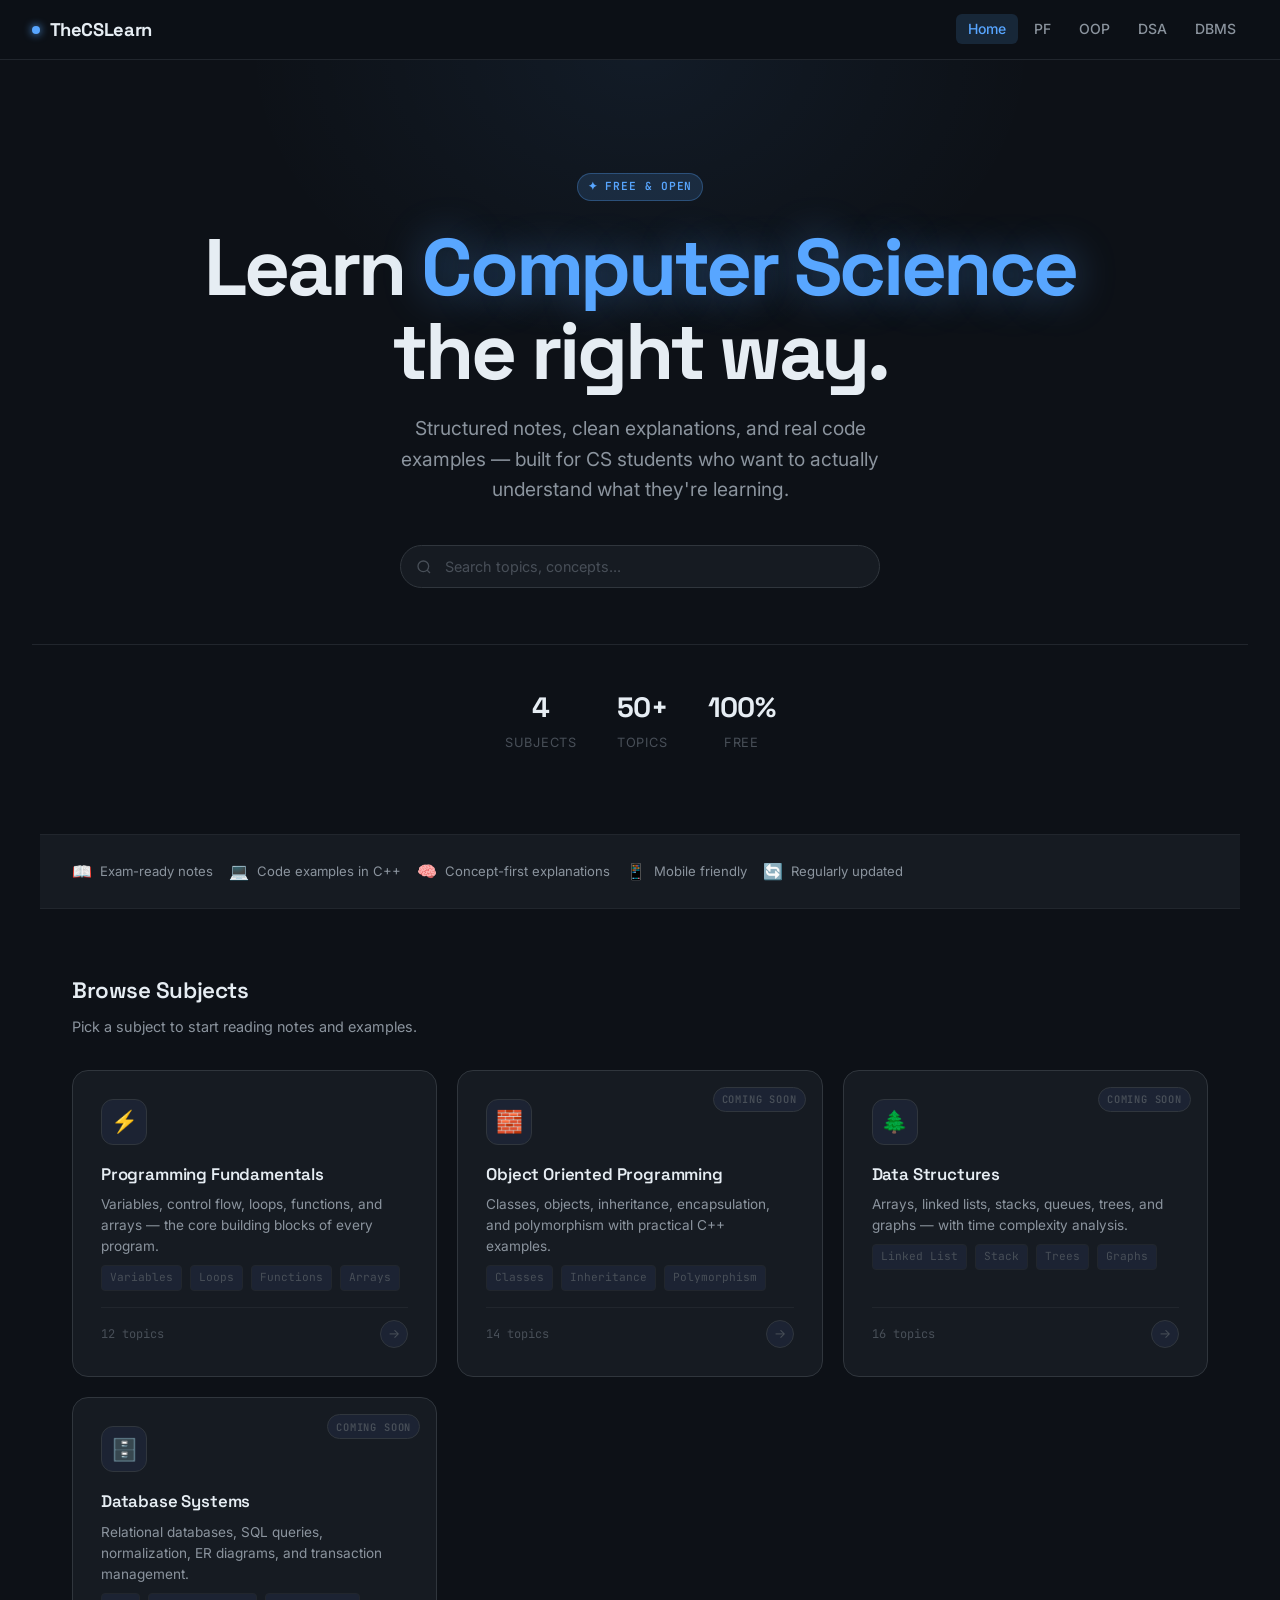
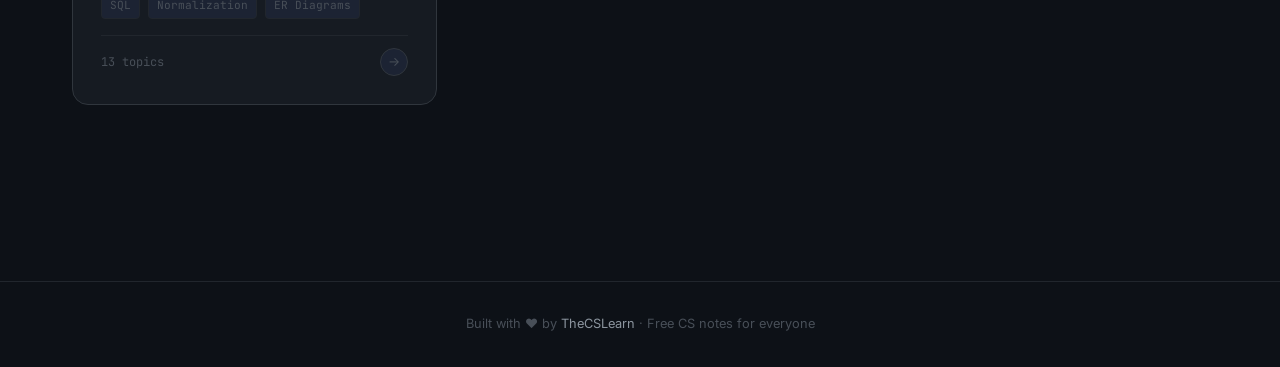
<file: index.html>
<!DOCTYPE html>
<html lang="en">
<head>
  <meta charset="UTF-8" />
  <meta name="viewport" content="width=device-width, initial-scale=1.0" />
  <title>TheCSLearn — CS Notes & Programming Hub</title>
  <link rel="stylesheet" href="style.css" />
  <style>
    /* ── Hero ── */
    .hero {
      padding: 7rem 2rem 5rem;
      text-align: center;
      position: relative;
      overflow: hidden;
    }

    .hero::before {
      content: '';
      position: absolute;
      top: -40%;
      left: 50%;
      transform: translateX(-50%);
      width: 800px;
      height: 600px;
      background: radial-gradient(ellipse at center,
        rgba(88,166,255,0.07) 0%,
        rgba(88,166,255,0.02) 50%,
        transparent 70%);
      pointer-events: none;
    }

    .hero-eyebrow {
      display: inline-flex;
      align-items: center;
      gap: 0.5rem;
      margin-bottom: 1.5rem;
    }

    .hero h1 {
      font-family: var(--font-display);
      font-size: clamp(2.8rem, 7vw, 5rem);
      font-weight: 700;
      letter-spacing: -0.04em;
      line-height: 1.05;
      margin-bottom: 1.25rem;
    }

    .hero h1 .word-cs {
      color: var(--cyan);
      text-shadow: 0 0 40px rgba(88,166,255,0.4);
    }

    .hero-sub {
      font-size: clamp(1rem, 2.5vw, 1.2rem);
      color: var(--text-secondary);
      max-width: 540px;
      margin: 0 auto 2.5rem;
      font-weight: 400;
      line-height: 1.6;
    }

    .hero-stats {
      display: flex;
      justify-content: center;
      gap: 2.5rem;
      flex-wrap: wrap;
      margin-top: 3.5rem;
      padding-top: 2.5rem;
      border-top: 1px solid var(--border-light);
    }

    .stat {
      text-align: center;
    }

    .stat-number {
      font-family: var(--font-display);
      font-size: 1.75rem;
      font-weight: 700;
      color: var(--text-primary);
      letter-spacing: -0.02em;
    }

    .stat-label {
      font-size: 0.8rem;
      color: var(--text-muted);
      margin-top: 0.2rem;
      text-transform: uppercase;
      letter-spacing: 0.06em;
    }

    /* ── Search ── */
    .search-wrap {
      max-width: 480px;
      margin: 0 auto;
      position: relative;
    }

    .search-wrap svg {
      position: absolute;
      left: 1rem;
      top: 50%;
      transform: translateY(-50%);
      color: var(--text-muted);
      pointer-events: none;
    }

    .search-input {
      width: 100%;
      background: var(--bg-surface);
      border: 1px solid var(--border);
      border-radius: 99px;
      padding: 0.75rem 1rem 0.75rem 2.75rem;
      font-family: var(--font-ui);
      font-size: 0.9rem;
      color: var(--text-primary);
      outline: none;
      transition: border-color var(--transition), box-shadow var(--transition);
    }

    .search-input::placeholder { color: var(--text-muted); }

    .search-input:focus {
      border-color: var(--cyan-border);
      box-shadow: 0 0 0 3px var(--cyan-glow);
    }

    /* ── Section ── */
    .section {
      padding: 0 2rem 5rem;
    }

    .section-header {
      margin-bottom: 2rem;
    }

    .section-title {
      font-family: var(--font-display);
      font-size: 1.4rem;
      font-weight: 600;
      letter-spacing: -0.02em;
      color: var(--text-primary);
      margin-bottom: 0.35rem;
    }

    .section-desc {
      color: var(--text-secondary);
      font-size: 0.9rem;
    }

    /* ── Subject Grid ── */
    .subjects-grid {
      display: grid;
      grid-template-columns: repeat(auto-fill, minmax(280px, 1fr));
      gap: 1.25rem;
    }

    .subject-card {
      background: var(--bg-surface);
      border: 1px solid var(--border);
      border-radius: var(--radius-lg);
      padding: 1.75rem;
      text-decoration: none;
      display: flex;
      flex-direction: column;
      gap: 1rem;
      position: relative;
      overflow: hidden;
      transition: transform var(--transition),
                  border-color var(--transition),
                  box-shadow var(--transition);
      cursor: pointer;
    }

    .subject-card::before {
      content: '';
      position: absolute;
      inset: 0;
      background: linear-gradient(135deg, var(--card-accent-bg) 0%, transparent 60%);
      opacity: 0;
      transition: opacity var(--transition);
      pointer-events: none;
    }

    .subject-card:hover {
      transform: translateY(-3px);
      box-shadow: var(--shadow-card), 0 0 0 1px var(--card-accent-border);
      border-color: var(--card-accent-border);
    }

    .subject-card:hover::before { opacity: 1; }

    /* Per-card accent colors */
    .card-pf   { --card-accent: #58a6ff; --card-accent-bg: rgba(88,166,255,0.05); --card-accent-border: rgba(88,166,255,0.35); }
    .card-oop  { --card-accent: #3fb950; --card-accent-bg: rgba(63,185,80,0.05);  --card-accent-border: rgba(63,185,80,0.35); }
    .card-ds   { --card-accent: #bc8cff; --card-accent-bg: rgba(188,140,255,0.05); --card-accent-border: rgba(188,140,255,0.35); }
    .card-db   { --card-accent: #ffa657; --card-accent-bg: rgba(255,166,87,0.05); --card-accent-border: rgba(255,166,87,0.35); }

    .card-icon {
      width: 46px; height: 46px;
      border-radius: var(--radius-md);
      background: var(--bg-elevated);
      border: 1px solid var(--border);
      display: flex;
      align-items: center;
      justify-content: center;
      font-size: 1.35rem;
      flex-shrink: 0;
      transition: border-color var(--transition), background var(--transition);
    }

    .subject-card:hover .card-icon {
      border-color: var(--card-accent-border);
      background: var(--card-accent-bg);
    }

    .card-body { flex: 1; }

    .card-title {
      font-family: var(--font-display);
      font-size: 1.05rem;
      font-weight: 600;
      color: var(--text-primary);
      margin-bottom: 0.4rem;
      letter-spacing: -0.01em;
    }

    .card-desc {
      font-size: 0.85rem;
      color: var(--text-secondary);
      line-height: 1.55;
    }

    .card-footer {
      display: flex;
      align-items: center;
      justify-content: space-between;
      padding-top: 0.75rem;
      border-top: 1px solid var(--border-light);
    }

    .card-meta {
      font-size: 0.75rem;
      color: var(--text-muted);
      font-family: var(--font-mono);
    }

    .card-arrow {
      width: 28px; height: 28px;
      border-radius: 50%;
      background: var(--bg-elevated);
      border: 1px solid var(--border);
      display: flex;
      align-items: center;
      justify-content: center;
      color: var(--text-muted);
      font-size: 0.8rem;
      transition: all var(--transition);
    }

    .subject-card:hover .card-arrow {
      background: var(--card-accent-bg);
      border-color: var(--card-accent-border);
      color: var(--card-accent);
      transform: translateX(2px);
    }

    /* ── Coming soon badge ── */
    .soon-badge {
      position: absolute;
      top: 1rem; right: 1rem;
      font-size: 0.65rem;
      font-family: var(--font-mono);
      font-weight: 600;
      text-transform: uppercase;
      letter-spacing: 0.08em;
      color: var(--text-muted);
      background: var(--bg-elevated);
      border: 1px solid var(--border);
      padding: 0.2rem 0.5rem;
      border-radius: 99px;
    }

    /* ── Topics quick-view row ── */
    .topics-row {
      display: flex;
      flex-wrap: wrap;
      gap: 0.5rem;
      margin-top: 0.5rem;
    }

    .topic-chip {
      font-size: 0.7rem;
      font-family: var(--font-mono);
      color: var(--text-muted);
      background: var(--bg-elevated);
      border: 1px solid var(--border-light);
      padding: 0.2rem 0.5rem;
      border-radius: 4px;
    }

    /* ── Feature strip ── */
    .features-strip {
      display: flex;
      gap: 1rem;
      flex-wrap: wrap;
      padding: 1.5rem 2rem;
      background: var(--bg-surface);
      border-top: 1px solid var(--border-light);
      border-bottom: 1px solid var(--border-light);
      margin-bottom: 4rem;
    }

    .feature-item {
      display: flex;
      align-items: center;
      gap: 0.5rem;
      font-size: 0.82rem;
      color: var(--text-secondary);
    }

    .feature-item .fi-icon {
      font-size: 1rem;
    }

    /* ── Responsive ── */
    @media (max-width: 600px) {
      .hero { padding: 5rem 1.25rem 3rem; }
      .section { padding: 0 1.25rem 3rem; }
      .hero-stats { gap: 1.5rem; }
      .features-strip { padding: 1.25rem; }
    }
  </style>
</head>
<body>

<!-- Navbar -->
<nav class="navbar">
  <a href="index.html" class="nav-brand">
    <span class="brand-dot"></span>
    TheCSLearn
  </a>
  <button class="nav-toggle" id="navToggle" aria-label="Toggle menu">
    <span></span><span></span><span></span>
  </button>
  <ul class="nav-links" id="navLinks">
    <li><a href="index.html" class="active">Home</a></li>
    <li><a href="pf.html">PF</a></li>
    <li><a href="#">OOP</a></li>
    <li><a href="#">DSA</a></li>
    <li><a href="#">DBMS</a></li>
  </ul>
</nav>

<!-- Hero -->
<section class="hero">
  <div class="hero-eyebrow">
    <span class="tag tag-cyan">✦ Free &amp; Open</span>
  </div>
  <h1>Learn <span class="word-cs">Computer Science</span><br>the right way.</h1>
  <p class="hero-sub">
    Structured notes, clean explanations, and real code examples — built for CS students who want to actually understand what they're learning.
  </p>

  <!-- Search -->
  <div class="search-wrap">
    <svg width="16" height="16" fill="none" viewBox="0 0 24 24" stroke="currentColor" stroke-width="2">
      <circle cx="11" cy="11" r="8"/><path d="M21 21l-4.35-4.35"/>
    </svg>
    <input
      class="search-input"
      id="searchInput"
      type="text"
      placeholder="Search topics, concepts..."
      autocomplete="off"
    />
  </div>

  <div class="hero-stats">
    <div class="stat">
      <div class="stat-number">4</div>
      <div class="stat-label">Subjects</div>
    </div>
    <div class="stat">
      <div class="stat-number">50+</div>
      <div class="stat-label">Topics</div>
    </div>
    <div class="stat">
      <div class="stat-number">100%</div>
      <div class="stat-label">Free</div>
    </div>
  </div>
</section>

<!-- Feature strip -->
<div class="features-strip container">
  <div class="feature-item"><span class="fi-icon">📖</span> Exam-ready notes</div>
  <div class="feature-item"><span class="fi-icon">💻</span> Code examples in C++</div>
  <div class="feature-item"><span class="fi-icon">🧠</span> Concept-first explanations</div>
  <div class="feature-item"><span class="fi-icon">📱</span> Mobile friendly</div>
  <div class="feature-item"><span class="fi-icon">🔄</span> Regularly updated</div>
</div>

<!-- Subjects -->
<section class="section container">
  <div class="section-header">
    <h2 class="section-title">Browse Subjects</h2>
    <p class="section-desc">Pick a subject to start reading notes and examples.</p>
  </div>

  <div class="subjects-grid" id="subjectsGrid">

    <!-- Programming Fundamentals -->
    <a href="pf.html" class="subject-card card-pf" data-search="programming fundamentals variables loops arrays functions">
      <div class="card-icon">⚡</div>
      <div class="card-body">
        <div class="card-title">Programming Fundamentals</div>
        <p class="card-desc">Variables, control flow, loops, functions, and arrays — the core building blocks of every program.</p>
        <div class="topics-row">
          <span class="topic-chip">Variables</span>
          <span class="topic-chip">Loops</span>
          <span class="topic-chip">Functions</span>
          <span class="topic-chip">Arrays</span>
        </div>
      </div>
      <div class="card-footer">
        <span class="card-meta">12 topics</span>
        <div class="card-arrow">→</div>
      </div>
    </a>

    <!-- OOP -->
    <a href="#" class="subject-card card-oop" data-search="oop object oriented programming classes inheritance polymorphism">
      <span class="soon-badge">Coming soon</span>
      <div class="card-icon">🧱</div>
      <div class="card-body">
        <div class="card-title">Object Oriented Programming</div>
        <p class="card-desc">Classes, objects, inheritance, encapsulation, and polymorphism with practical C++ examples.</p>
        <div class="topics-row">
          <span class="topic-chip">Classes</span>
          <span class="topic-chip">Inheritance</span>
          <span class="topic-chip">Polymorphism</span>
        </div>
      </div>
      <div class="card-footer">
        <span class="card-meta">14 topics</span>
        <div class="card-arrow">→</div>
      </div>
    </a>

    <!-- Data Structures -->
    <a href="#" class="subject-card card-ds" data-search="data structures linked list stack queue tree graph algorithms">
      <span class="soon-badge">Coming soon</span>
      <div class="card-icon">🌲</div>
      <div class="card-body">
        <div class="card-title">Data Structures</div>
        <p class="card-desc">Arrays, linked lists, stacks, queues, trees, and graphs — with time complexity analysis.</p>
        <div class="topics-row">
          <span class="topic-chip">Linked List</span>
          <span class="topic-chip">Stack</span>
          <span class="topic-chip">Trees</span>
          <span class="topic-chip">Graphs</span>
        </div>
      </div>
      <div class="card-footer">
        <span class="card-meta">16 topics</span>
        <div class="card-arrow">→</div>
      </div>
    </a>

    <!-- Database Systems -->
    <a href="#" class="subject-card card-db" data-search="database systems sql queries normalization er diagram dbms">
      <span class="soon-badge">Coming soon</span>
      <div class="card-icon">🗄️</div>
      <div class="card-body">
        <div class="card-title">Database Systems</div>
        <p class="card-desc">Relational databases, SQL queries, normalization, ER diagrams, and transaction management.</p>
        <div class="topics-row">
          <span class="topic-chip">SQL</span>
          <span class="topic-chip">Normalization</span>
          <span class="topic-chip">ER Diagrams</span>
        </div>
      </div>
      <div class="card-footer">
        <span class="card-meta">13 topics</span>
        <div class="card-arrow">→</div>
      </div>
    </a>

  </div>

  <!-- No results -->
  <p id="noResults" style="display:none; color:var(--text-muted); font-size:0.9rem; margin-top:1.5rem;">
    No subjects match your search.
  </p>
</section>

<footer class="footer">
  <p>Built with ♥ by <a href="#">TheCSLearn</a> · Free CS notes for everyone</p>
</footer>

<script>
  // Nav toggle
  document.getElementById('navToggle').addEventListener('click', () => {
    document.getElementById('navLinks').classList.toggle('open');
  });

  // Search filter
  document.getElementById('searchInput').addEventListener('input', function () {
    const q = this.value.toLowerCase().trim();
    const cards = document.querySelectorAll('.subject-card');
    let visible = 0;
    cards.forEach(card => {
      const text = (card.dataset.search + ' ' + card.innerText).toLowerCase();
      const show = !q || text.includes(q);
      card.style.display = show ? '' : 'none';
      if (show) visible++;
    });
    document.getElementById('noResults').style.display = visible === 0 ? 'block' : 'none';
  });
</script>

</body>
</html>
</file>
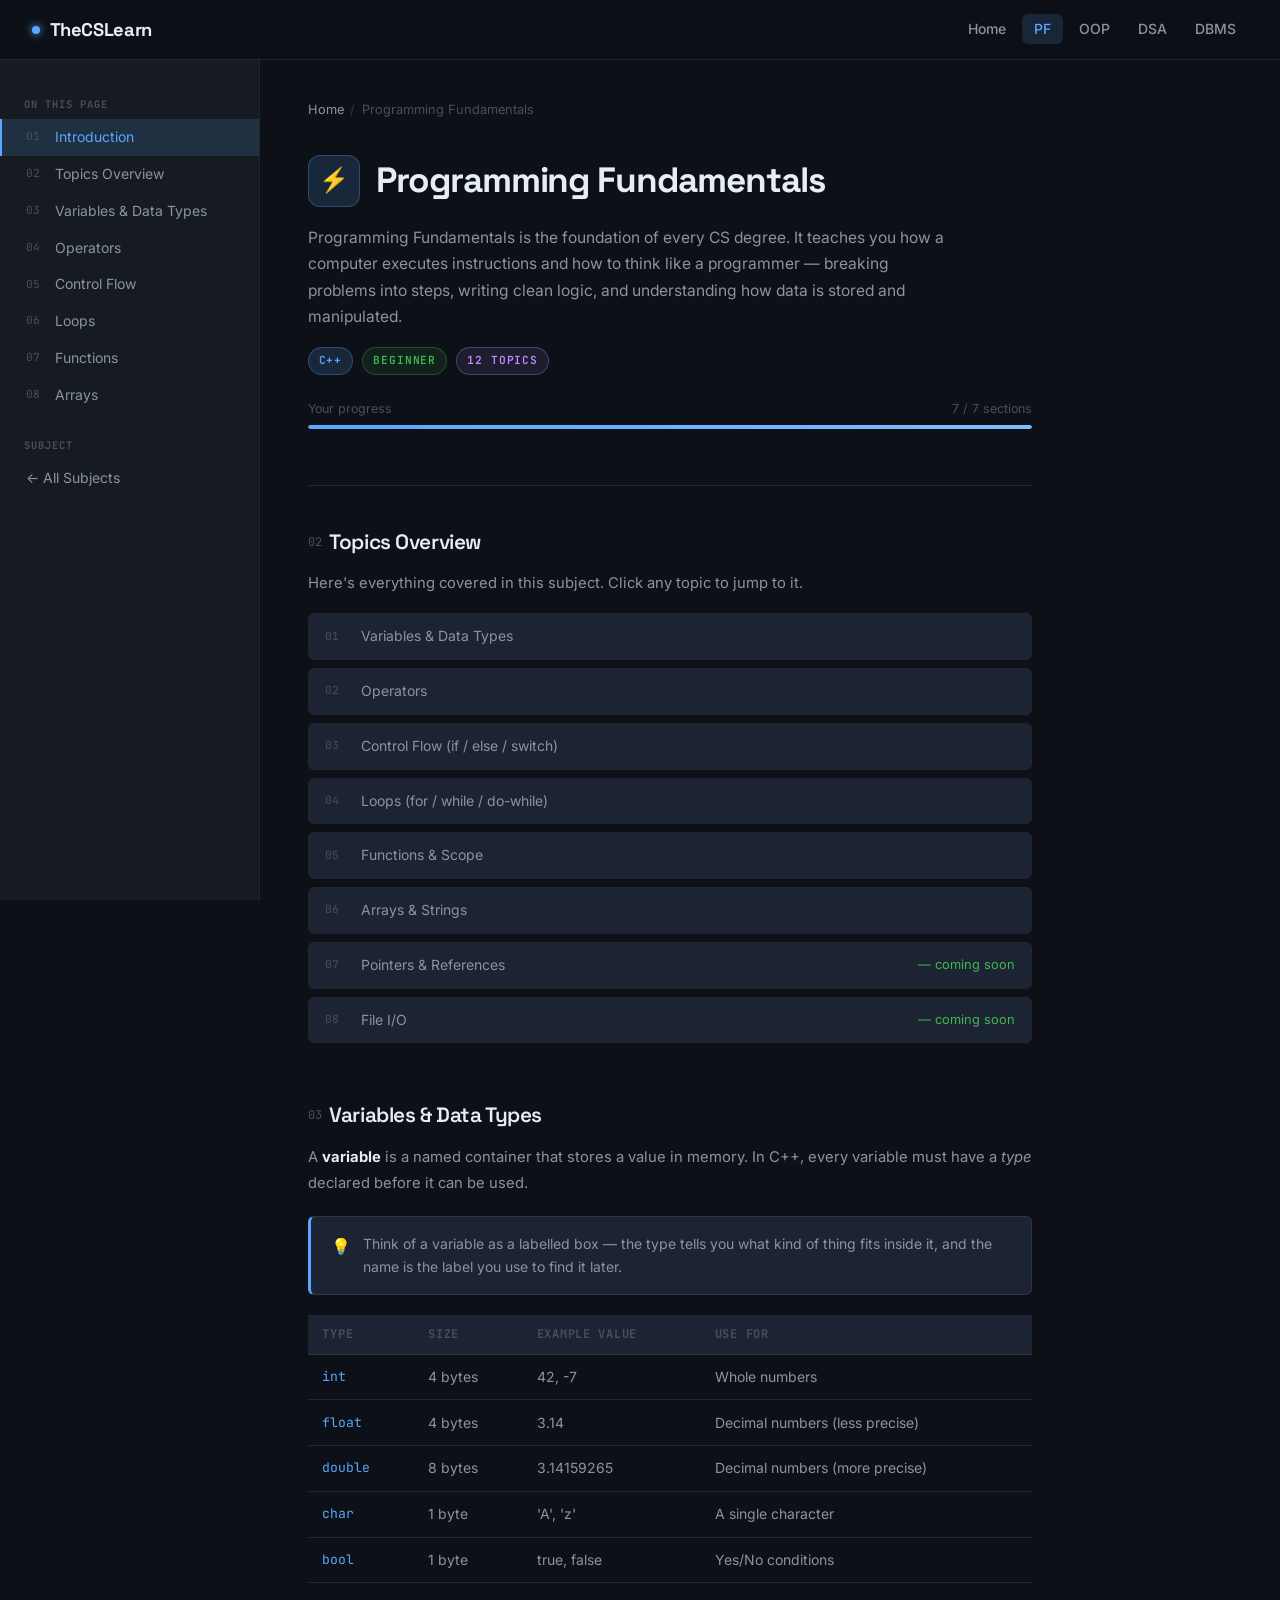
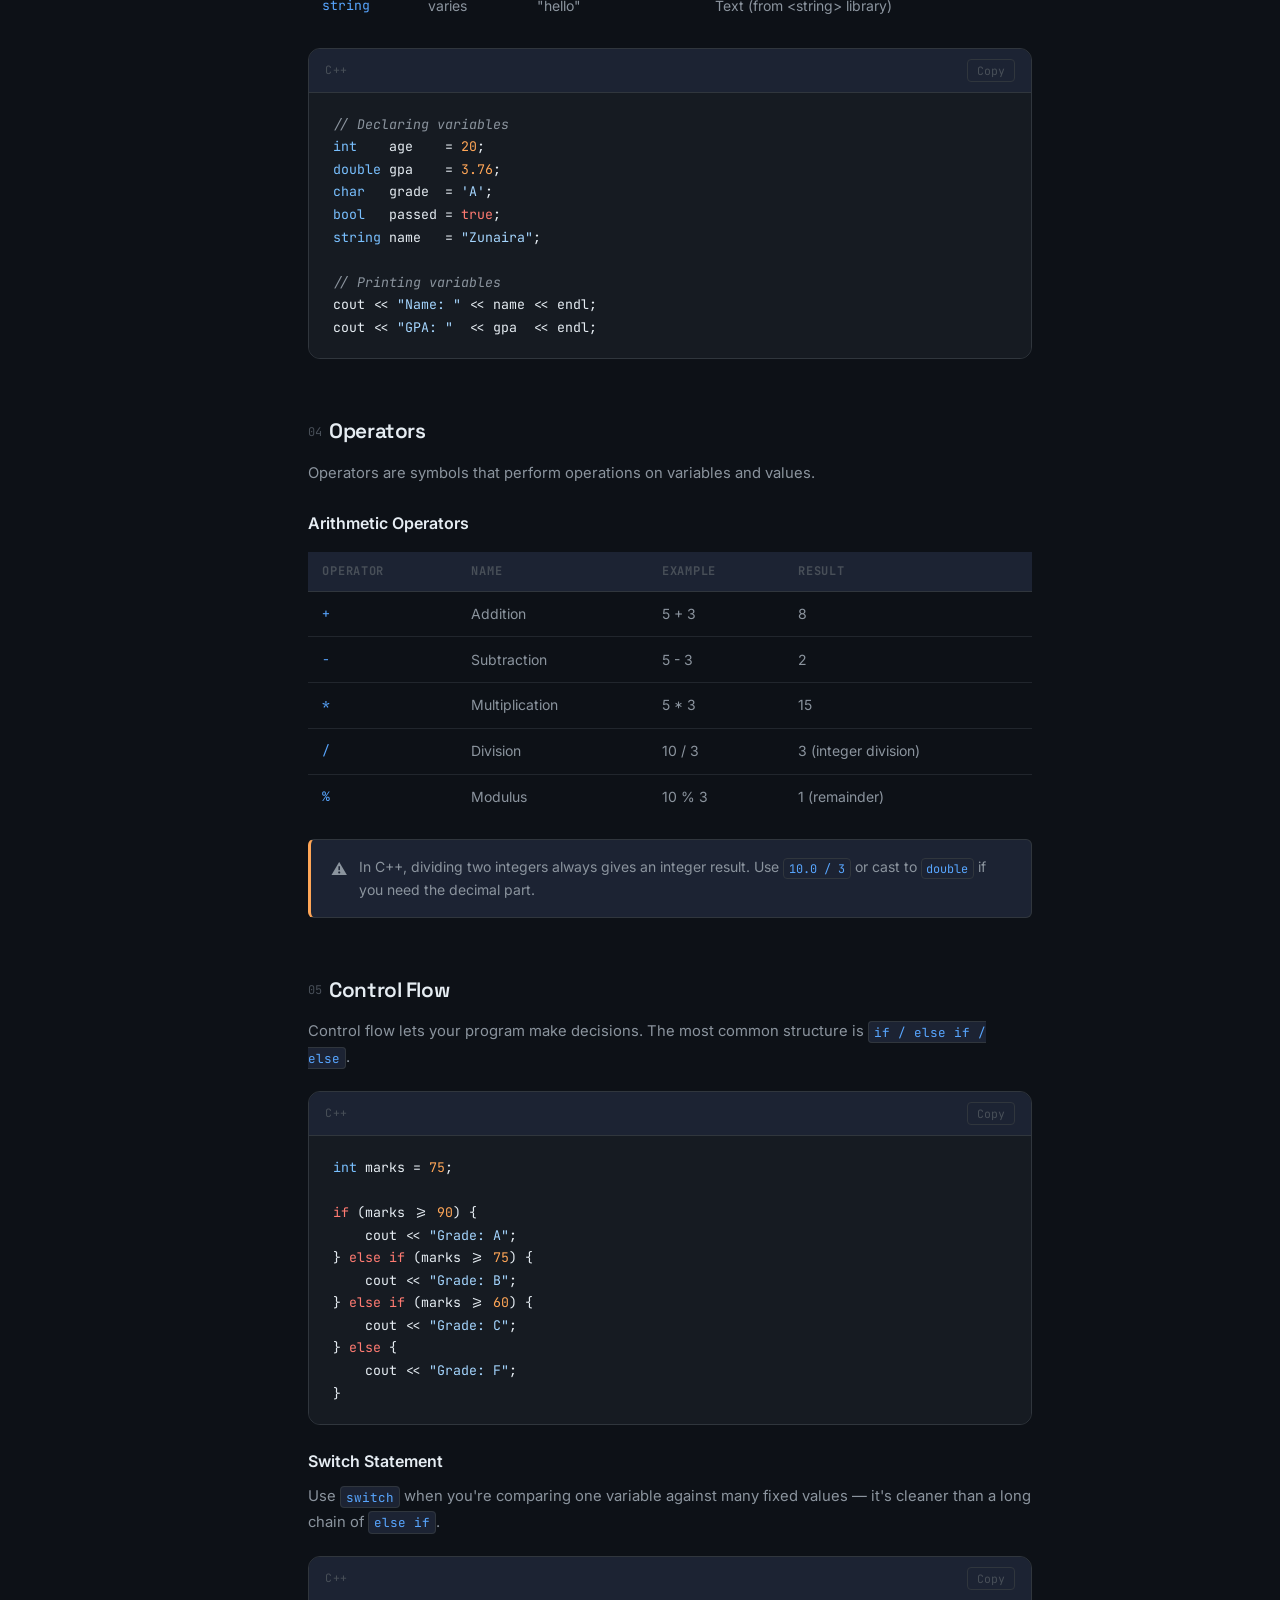
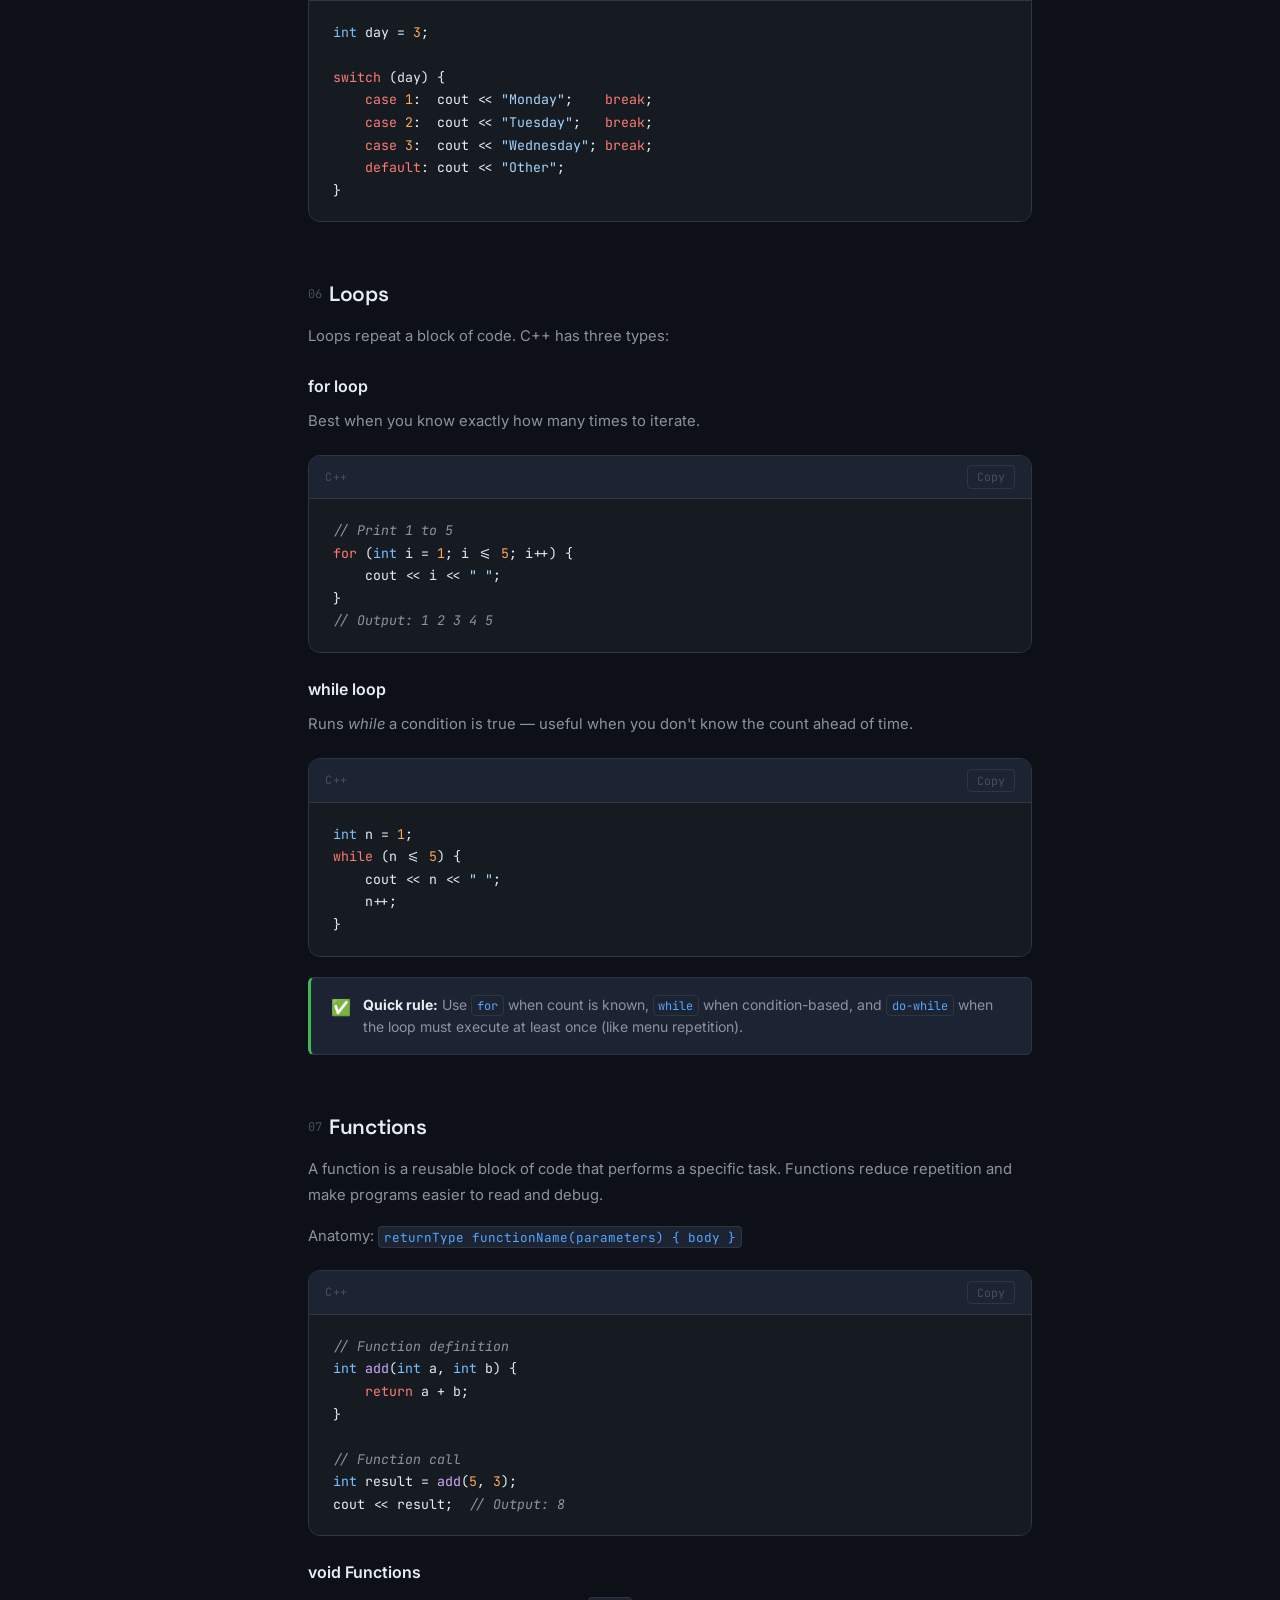
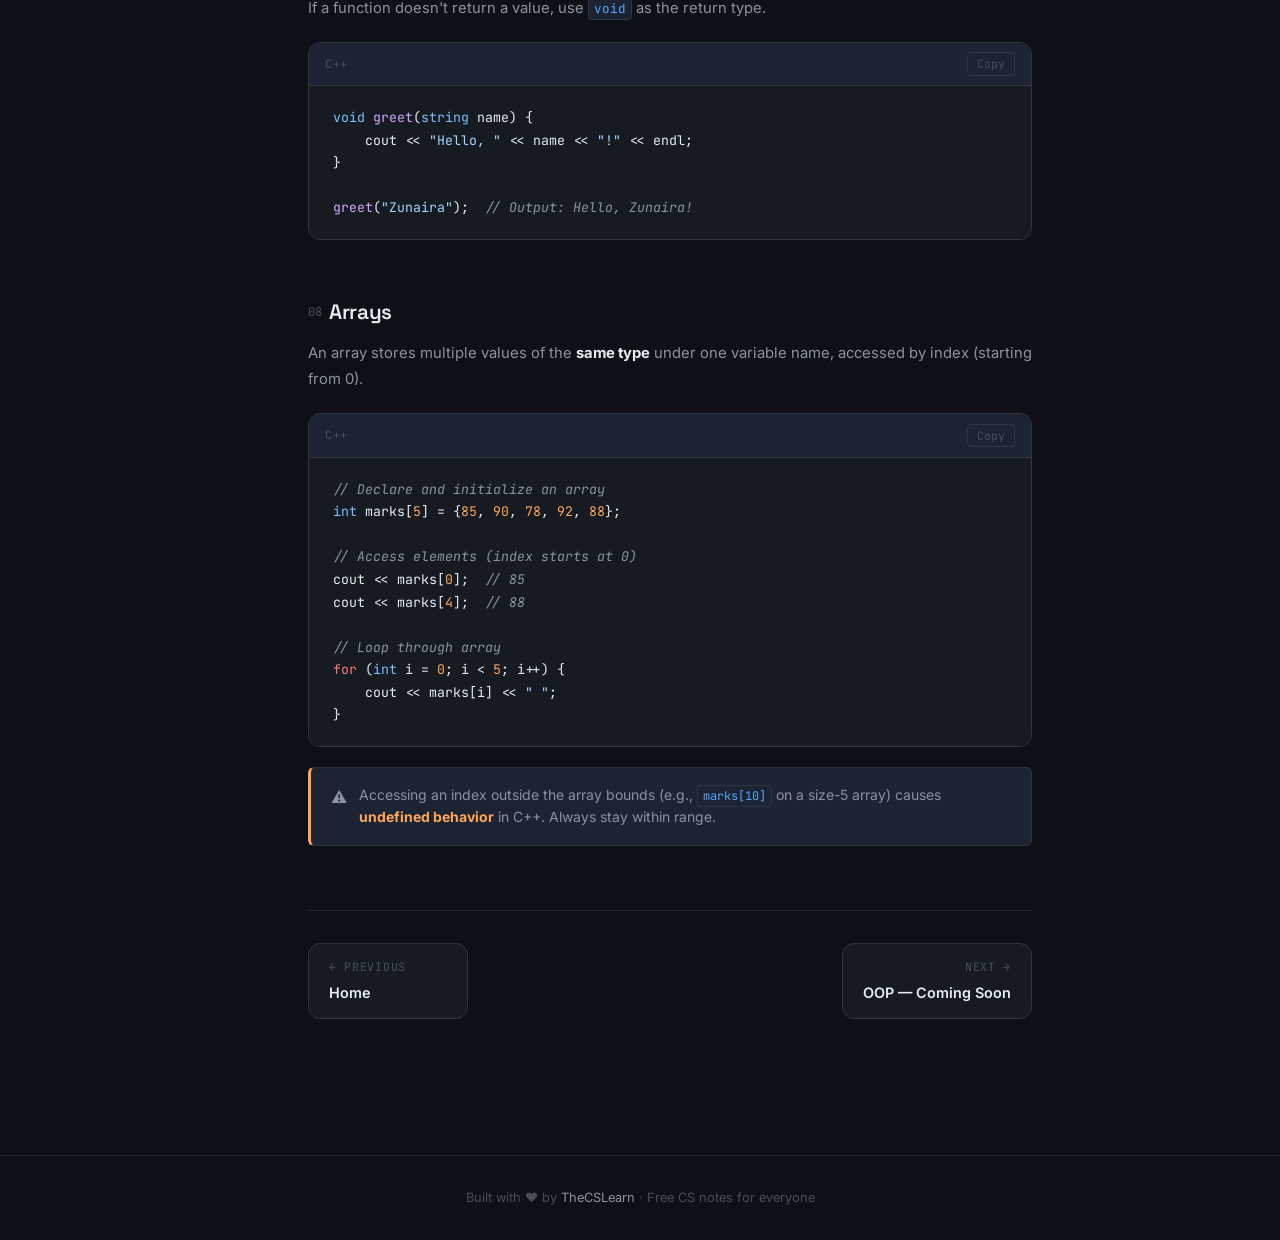
<file: pf.html>
<!DOCTYPE html>
<html lang="en">
<head>
  <meta charset="UTF-8" />
  <meta name="viewport" content="width=device-width, initial-scale=1.0" />
  <title>Programming Fundamentals — TheCSLearn</title>
  <link rel="stylesheet" href="style.css" />
  <style>

    /* ── Layout ── */
    .page-wrap {
      display: flex;
      min-height: calc(100vh - 60px);
    }

    /* ── Sidebar ── */
    .sidebar {
      width: 260px;
      flex-shrink: 0;
      background: var(--bg-surface);
      border-right: 1px solid var(--border-light);
      padding: 1.75rem 0;
      position: sticky;
      top: 60px;
      height: calc(100vh - 60px);
      overflow-y: auto;
    }

    .sidebar-section-label {
      font-size: 0.65rem;
      font-weight: 700;
      text-transform: uppercase;
      letter-spacing: 0.1em;
      color: var(--text-muted);
      padding: 0.5rem 1.5rem 0.4rem;
      font-family: var(--font-mono);
    }

    .sidebar-link {
      display: flex;
      align-items: center;
      gap: 0.6rem;
      padding: 0.45rem 1.5rem;
      color: var(--text-secondary);
      text-decoration: none;
      font-size: 0.875rem;
      border-left: 2px solid transparent;
      transition: all var(--transition);
    }

    .sidebar-link:hover {
      color: var(--text-primary);
      background: var(--bg-hover);
    }

    .sidebar-link.active {
      color: var(--cyan);
      border-left-color: var(--cyan);
      background: var(--cyan-glow);
    }

    .sidebar-link .link-num {
      font-family: var(--font-mono);
      font-size: 0.7rem;
      color: var(--text-muted);
      min-width: 1.2rem;
    }

    /* ── Main content ── */
    .content {
      flex: 1;
      min-width: 0;
      padding: 2.5rem 3rem;
      max-width: 820px;
    }

    /* ── Breadcrumb ── */
    .breadcrumb {
      display: flex;
      align-items: center;
      gap: 0.4rem;
      font-size: 0.8rem;
      color: var(--text-muted);
      margin-bottom: 2rem;
    }

    .breadcrumb a { color: var(--text-secondary); text-decoration: none; }
    .breadcrumb a:hover { color: var(--cyan); }
    .breadcrumb .sep { color: var(--border); }

    /* ── Page header ── */
    .page-header {
      margin-bottom: 2.5rem;
      padding-bottom: 2rem;
      border-bottom: 1px solid var(--border-light);
    }

    .page-header-top {
      display: flex;
      align-items: center;
      gap: 1rem;
      margin-bottom: 1rem;
      flex-wrap: wrap;
    }

    .page-icon {
      width: 52px; height: 52px;
      background: var(--cyan-glow);
      border: 1px solid var(--cyan-border);
      border-radius: var(--radius-md);
      display: flex;
      align-items: center;
      justify-content: center;
      font-size: 1.5rem;
    }

    .page-title {
      font-family: var(--font-display);
      font-size: clamp(1.6rem, 4vw, 2.2rem);
      font-weight: 700;
      letter-spacing: -0.03em;
      color: var(--text-primary);
    }

    .page-intro {
      color: var(--text-secondary);
      font-size: 0.975rem;
      line-height: 1.7;
      max-width: 640px;
    }

    .page-meta-row {
      display: flex;
      gap: 0.6rem;
      flex-wrap: wrap;
      margin-top: 1rem;
    }

    /* ── Sections ── */
    .doc-section {
      margin-bottom: 3.5rem;
      scroll-margin-top: 80px;
    }

    .doc-section h2 {
      font-family: var(--font-display);
      font-size: 1.3rem;
      font-weight: 600;
      letter-spacing: -0.02em;
      color: var(--text-primary);
      margin-bottom: 0.75rem;
      display: flex;
      align-items: center;
      gap: 0.5rem;
    }

    .doc-section h2 .section-num {
      font-family: var(--font-mono);
      font-size: 0.75rem;
      color: var(--text-muted);
      font-weight: 400;
    }

    .doc-section h3 {
      font-size: 1rem;
      font-weight: 600;
      color: var(--text-primary);
      margin: 1.5rem 0 0.6rem;
    }

    .doc-section p {
      color: var(--text-secondary);
      font-size: 0.925rem;
      line-height: 1.75;
      margin-bottom: 1rem;
    }

    /* ── Callout ── */
    .callout {
      display: flex;
      gap: 0.75rem;
      background: var(--bg-elevated);
      border: 1px solid var(--border);
      border-left: 3px solid var(--cyan);
      border-radius: var(--radius-sm);
      padding: 1rem 1.25rem;
      margin: 1.25rem 0;
      font-size: 0.875rem;
      color: var(--text-secondary);
      line-height: 1.6;
    }

    .callout-icon { flex-shrink: 0; font-size: 1rem; margin-top: 1px; }

    .callout.warn { border-left-color: var(--orange); }
    .callout.tip  { border-left-color: var(--green); }

    /* ── Topic list ── */
    .topic-list {
      list-style: none;
      display: flex;
      flex-direction: column;
      gap: 0.5rem;
      margin: 1rem 0;
    }

    .topic-list li {
      display: flex;
      align-items: center;
      gap: 0.75rem;
      padding: 0.7rem 1rem;
      background: var(--bg-elevated);
      border: 1px solid var(--border-light);
      border-radius: var(--radius-sm);
      font-size: 0.875rem;
      color: var(--text-secondary);
      cursor: default;
      transition: border-color var(--transition), color var(--transition);
    }

    .topic-list li:hover {
      border-color: var(--border);
      color: var(--text-primary);
    }

    .topic-list li .tl-num {
      font-family: var(--font-mono);
      font-size: 0.7rem;
      color: var(--text-muted);
      min-width: 1.5rem;
    }

    .topic-list li .tl-check {
      margin-left: auto;
      color: var(--green);
      font-size: 0.8rem;
    }

    /* ── Definition table ── */
    .def-table {
      width: 100%;
      border-collapse: collapse;
      font-size: 0.875rem;
      margin: 1rem 0;
    }

    .def-table th {
      text-align: left;
      padding: 0.6rem 0.9rem;
      background: var(--bg-elevated);
      color: var(--text-muted);
      font-size: 0.75rem;
      font-family: var(--font-mono);
      text-transform: uppercase;
      letter-spacing: 0.06em;
      border-bottom: 1px solid var(--border);
    }

    .def-table td {
      padding: 0.7rem 0.9rem;
      border-bottom: 1px solid var(--border-light);
      color: var(--text-secondary);
      vertical-align: top;
    }

    .def-table tr:last-child td { border-bottom: none; }
    .def-table tr:hover td { background: var(--bg-hover); }

    .def-table td:first-child {
      font-family: var(--font-mono);
      font-size: 0.82rem;
      color: var(--cyan);
      white-space: nowrap;
    }

    /* ── Code block with header ── */
    .code-block {
      background: var(--bg-surface);
      border: 1px solid var(--border);
      border-radius: var(--radius-md);
      overflow: hidden;
      margin: 1.25rem 0;
    }

    .code-header {
      display: flex;
      align-items: center;
      justify-content: space-between;
      padding: 0.6rem 1rem;
      background: var(--bg-elevated);
      border-bottom: 1px solid var(--border);
    }

    .code-lang {
      font-family: var(--font-mono);
      font-size: 0.72rem;
      color: var(--text-muted);
      text-transform: uppercase;
      letter-spacing: 0.06em;
    }

    .copy-btn {
      font-size: 0.72rem;
      font-family: var(--font-mono);
      color: var(--text-muted);
      background: none;
      border: 1px solid var(--border);
      padding: 0.2rem 0.55rem;
      border-radius: 4px;
      cursor: pointer;
      transition: all var(--transition);
    }

    .copy-btn:hover { color: var(--cyan); border-color: var(--cyan-border); }
    .copy-btn.copied { color: var(--green); border-color: rgba(63,185,80,0.4); }

    .code-block pre {
      border: none;
      border-radius: 0;
      margin: 0;
      font-size: 0.83rem;
    }

    /* Syntax highlight tokens */
    .kw  { color: #ff7b72; }   /* keywords */
    .ty  { color: #79c0ff; }   /* types */
    .fn  { color: #d2a8ff; }   /* functions */
    .str { color: #a5d6ff; }   /* strings */
    .cm  { color: #8b949e; font-style: italic; } /* comments */
    .nm  { color: #ffa657; }   /* numbers */

    /* ── Progress bar ── */
    .progress-wrap {
      margin: 1.5rem 0;
    }

    .progress-label {
      display: flex;
      justify-content: space-between;
      font-size: 0.78rem;
      color: var(--text-muted);
      margin-bottom: 0.4rem;
    }

    .progress-bar {
      height: 4px;
      background: var(--bg-elevated);
      border-radius: 99px;
      overflow: hidden;
    }

    .progress-fill {
      height: 100%;
      background: linear-gradient(90deg, var(--cyan), #79c0ff);
      border-radius: 99px;
      transition: width 1s ease;
    }

    /* ── Nav bottom (prev/next) ── */
    .doc-nav {
      display: flex;
      justify-content: space-between;
      gap: 1rem;
      margin-top: 4rem;
      padding-top: 2rem;
      border-top: 1px solid var(--border-light);
      flex-wrap: wrap;
    }

    .doc-nav-btn {
      display: flex;
      flex-direction: column;
      gap: 0.25rem;
      text-decoration: none;
      padding: 0.9rem 1.25rem;
      background: var(--bg-surface);
      border: 1px solid var(--border);
      border-radius: var(--radius-md);
      min-width: 160px;
      transition: border-color var(--transition), background var(--transition);
    }

    .doc-nav-btn:hover {
      border-color: var(--cyan-border);
      background: var(--cyan-glow);
    }

    .doc-nav-btn .nav-dir {
      font-size: 0.72rem;
      color: var(--text-muted);
      font-family: var(--font-mono);
      text-transform: uppercase;
      letter-spacing: 0.06em;
    }

    .doc-nav-btn .nav-title {
      font-size: 0.9rem;
      font-weight: 600;
      color: var(--text-primary);
    }

    .doc-nav-btn.next { text-align: right; }

    /* ── Mobile sidebar toggle ── */
    .sidebar-toggle {
      display: none;
      width: 100%;
      padding: 0.6rem 1.25rem;
      background: var(--bg-surface);
      border: none;
      border-bottom: 1px solid var(--border);
      color: var(--text-secondary);
      font-size: 0.85rem;
      font-family: var(--font-ui);
      text-align: left;
      cursor: pointer;
      gap: 0.5rem;
      align-items: center;
    }

    /* ── Responsive ── */
    @media (max-width: 860px) {
      .sidebar { display: none; }
      .sidebar.open { display: block; position: static; height: auto; width: 100%; border-right: none; border-bottom: 1px solid var(--border); }
      .page-wrap { flex-direction: column; }
      .sidebar-toggle { display: flex; }
      .content { padding: 1.75rem 1.25rem; }
    }

    @media (max-width: 500px) {
      .doc-nav { flex-direction: column; }
      .doc-nav-btn.next { text-align: left; }
    }
  </style>
</head>
<body>

<!-- Navbar -->
<nav class="navbar">
  <a href="index.html" class="nav-brand">
    <span class="brand-dot"></span>
    TheCSLearn
  </a>
  <button class="nav-toggle" id="navToggle" aria-label="Toggle menu">
    <span></span><span></span><span></span>
  </button>
  <ul class="nav-links" id="navLinks">
    <li><a href="index.html">Home</a></li>
    <li><a href="pf.html" class="active">PF</a></li>
    <li><a href="#">OOP</a></li>
    <li><a href="#">DSA</a></li>
    <li><a href="#">DBMS</a></li>
  </ul>
</nav>

<!-- Mobile sidebar toggle -->
<button class="sidebar-toggle" id="sidebarToggle">
  ☰ &nbsp; Topics — Programming Fundamentals
</button>

<div class="page-wrap">

  <!-- Sidebar -->
  <aside class="sidebar" id="sidebar">
    <div class="sidebar-section-label">On this page</div>

    <a href="#intro"       class="sidebar-link active"><span class="link-num">01</span> Introduction</a>
    <a href="#topics"      class="sidebar-link"><span class="link-num">02</span> Topics Overview</a>
    <a href="#variables"   class="sidebar-link"><span class="link-num">03</span> Variables &amp; Data Types</a>
    <a href="#operators"   class="sidebar-link"><span class="link-num">04</span> Operators</a>
    <a href="#control"     class="sidebar-link"><span class="link-num">05</span> Control Flow</a>
    <a href="#loops"       class="sidebar-link"><span class="link-num">06</span> Loops</a>
    <a href="#functions"   class="sidebar-link"><span class="link-num">07</span> Functions</a>
    <a href="#arrays"      class="sidebar-link"><span class="link-num">08</span> Arrays</a>

    <div class="sidebar-section-label" style="margin-top:1rem;">Subject</div>
    <a href="index.html"   class="sidebar-link">← All Subjects</a>
  </aside>

  <!-- Content -->
  <main class="content">

    <!-- Breadcrumb -->
    <nav class="breadcrumb" aria-label="breadcrumb">
      <a href="index.html">Home</a>
      <span class="sep">/</span>
      <span>Programming Fundamentals</span>
    </nav>

    <!-- Page Header -->
    <div class="page-header" id="intro">
      <div class="page-header-top">
        <div class="page-icon">⚡</div>
        <h1 class="page-title">Programming Fundamentals</h1>
      </div>
      <p class="page-intro">
        Programming Fundamentals is the foundation of every CS degree. It teaches you how a computer executes instructions and how to think like a programmer — breaking problems into steps, writing clean logic, and understanding how data is stored and manipulated.
      </p>
      <div class="page-meta-row">
        <span class="tag tag-cyan">C++</span>
        <span class="tag tag-green">Beginner</span>
        <span class="tag tag-purple">12 Topics</span>
      </div>

      <div class="progress-wrap" style="margin-top:1.5rem;">
        <div class="progress-label">
          <span>Your progress</span>
          <span>0 / 8 sections</span>
        </div>
        <div class="progress-bar">
          <div class="progress-fill" id="progressFill" style="width:0%"></div>
        </div>
      </div>
    </div>

    <!-- Topics Overview -->
    <div class="doc-section" id="topics">
      <h2><span class="section-num">02</span> Topics Overview</h2>
      <p>Here's everything covered in this subject. Click any topic to jump to it.</p>
      <ul class="topic-list">
        <li><span class="tl-num">01</span><a href="#variables" style="color:inherit;text-decoration:none;flex:1">Variables &amp; Data Types</a></li>
        <li><span class="tl-num">02</span><a href="#operators" style="color:inherit;text-decoration:none;flex:1">Operators</a></li>
        <li><span class="tl-num">03</span><a href="#control"   style="color:inherit;text-decoration:none;flex:1">Control Flow (if / else / switch)</a></li>
        <li><span class="tl-num">04</span><a href="#loops"     style="color:inherit;text-decoration:none;flex:1">Loops (for / while / do-while)</a></li>
        <li><span class="tl-num">05</span><a href="#functions" style="color:inherit;text-decoration:none;flex:1">Functions &amp; Scope</a></li>
        <li><span class="tl-num">06</span><a href="#arrays"    style="color:inherit;text-decoration:none;flex:1">Arrays &amp; Strings</a></li>
        <li><span class="tl-num">07</span>Pointers &amp; References <span class="tl-check">— coming soon</span></li>
        <li><span class="tl-num">08</span>File I/O <span class="tl-check">— coming soon</span></li>
      </ul>
    </div>

    <!-- Variables -->
    <div class="doc-section" id="variables">
      <h2><span class="section-num">03</span> Variables &amp; Data Types</h2>
      <p>
        A <strong style="color:var(--text-primary)">variable</strong> is a named container that stores a value in memory. In C++, every variable must have a <em>type</em> declared before it can be used.
      </p>

      <div class="callout">
        <span class="callout-icon">💡</span>
        <span>Think of a variable as a labelled box — the type tells you what kind of thing fits inside it, and the name is the label you use to find it later.</span>
      </div>

      <table class="def-table">
        <thead>
          <tr><th>Type</th><th>Size</th><th>Example value</th><th>Use for</th></tr>
        </thead>
        <tbody>
          <tr><td>int</td>     <td>4 bytes</td><td>42, -7</td>        <td>Whole numbers</td></tr>
          <tr><td>float</td>   <td>4 bytes</td><td>3.14</td>          <td>Decimal numbers (less precise)</td></tr>
          <tr><td>double</td>  <td>8 bytes</td><td>3.14159265</td>    <td>Decimal numbers (more precise)</td></tr>
          <tr><td>char</td>    <td>1 byte</td> <td>'A', 'z'</td>      <td>A single character</td></tr>
          <tr><td>bool</td>    <td>1 byte</td> <td>true, false</td>   <td>Yes/No conditions</td></tr>
          <tr><td>string</td>  <td>varies</td> <td>"hello"</td>       <td>Text (from &lt;string&gt; library)</td></tr>
        </tbody>
      </table>

      <div class="code-block">
        <div class="code-header">
          <span class="code-lang">C++</span>
          <button class="copy-btn" onclick="copyCode(this)">Copy</button>
        </div>
        <pre><code><span class="cm">// Declaring variables</span>
<span class="ty">int</span>    age    = <span class="nm">20</span>;
<span class="ty">double</span> gpa    = <span class="nm">3.76</span>;
<span class="ty">char</span>   grade  = <span class="str">'A'</span>;
<span class="ty">bool</span>   passed = <span class="kw">true</span>;
<span class="ty">string</span> name   = <span class="str">"Zunaira"</span>;

<span class="cm">// Printing variables</span>
cout &lt;&lt; <span class="str">"Name: "</span> &lt;&lt; name &lt;&lt; endl;
cout &lt;&lt; <span class="str">"GPA: "</span>  &lt;&lt; gpa  &lt;&lt; endl;</code></pre>
      </div>
    </div>

    <!-- Operators -->
    <div class="doc-section" id="operators">
      <h2><span class="section-num">04</span> Operators</h2>
      <p>Operators are symbols that perform operations on variables and values.</p>

      <h3>Arithmetic Operators</h3>
      <table class="def-table">
        <thead><tr><th>Operator</th><th>Name</th><th>Example</th><th>Result</th></tr></thead>
        <tbody>
          <tr><td>+</td><td>Addition</td>      <td>5 + 3</td><td>8</td></tr>
          <tr><td>-</td><td>Subtraction</td>   <td>5 - 3</td><td>2</td></tr>
          <tr><td>*</td><td>Multiplication</td><td>5 * 3</td><td>15</td></tr>
          <tr><td>/</td><td>Division</td>      <td>10 / 3</td><td>3 (integer division)</td></tr>
          <tr><td>%</td><td>Modulus</td>       <td>10 % 3</td><td>1 (remainder)</td></tr>
        </tbody>
      </table>

      <div class="callout warn">
        <span class="callout-icon">⚠️</span>
        <span>In C++, dividing two integers always gives an integer result. Use <code>10.0 / 3</code> or cast to <code>double</code> if you need the decimal part.</span>
      </div>
    </div>

    <!-- Control Flow -->
    <div class="doc-section" id="control">
      <h2><span class="section-num">05</span> Control Flow</h2>
      <p>Control flow lets your program make decisions. The most common structure is <code>if / else if / else</code>.</p>

      <div class="code-block">
        <div class="code-header">
          <span class="code-lang">C++</span>
          <button class="copy-btn" onclick="copyCode(this)">Copy</button>
        </div>
        <pre><code><span class="ty">int</span> marks = <span class="nm">75</span>;

<span class="kw">if</span> (marks &gt;= <span class="nm">90</span>) {
    cout &lt;&lt; <span class="str">"Grade: A"</span>;
} <span class="kw">else if</span> (marks &gt;= <span class="nm">75</span>) {
    cout &lt;&lt; <span class="str">"Grade: B"</span>;
} <span class="kw">else if</span> (marks &gt;= <span class="nm">60</span>) {
    cout &lt;&lt; <span class="str">"Grade: C"</span>;
} <span class="kw">else</span> {
    cout &lt;&lt; <span class="str">"Grade: F"</span>;
}</code></pre>
      </div>

      <h3>Switch Statement</h3>
      <p>Use <code>switch</code> when you're comparing one variable against many fixed values — it's cleaner than a long chain of <code>else if</code>.</p>

      <div class="code-block">
        <div class="code-header">
          <span class="code-lang">C++</span>
          <button class="copy-btn" onclick="copyCode(this)">Copy</button>
        </div>
        <pre><code><span class="ty">int</span> day = <span class="nm">3</span>;

<span class="kw">switch</span> (day) {
    <span class="kw">case</span> <span class="nm">1</span>:  cout &lt;&lt; <span class="str">"Monday"</span>;    <span class="kw">break</span>;
    <span class="kw">case</span> <span class="nm">2</span>:  cout &lt;&lt; <span class="str">"Tuesday"</span>;   <span class="kw">break</span>;
    <span class="kw">case</span> <span class="nm">3</span>:  cout &lt;&lt; <span class="str">"Wednesday"</span>; <span class="kw">break</span>;
    <span class="kw">default</span>: cout &lt;&lt; <span class="str">"Other"</span>;
}</code></pre>
      </div>
    </div>

    <!-- Loops -->
    <div class="doc-section" id="loops">
      <h2><span class="section-num">06</span> Loops</h2>
      <p>Loops repeat a block of code. C++ has three types:</p>

      <h3>for loop</h3>
      <p>Best when you know exactly how many times to iterate.</p>
      <div class="code-block">
        <div class="code-header">
          <span class="code-lang">C++</span>
          <button class="copy-btn" onclick="copyCode(this)">Copy</button>
        </div>
        <pre><code><span class="cm">// Print 1 to 5</span>
<span class="kw">for</span> (<span class="ty">int</span> i = <span class="nm">1</span>; i &lt;= <span class="nm">5</span>; i++) {
    cout &lt;&lt; i &lt;&lt; <span class="str">" "</span>;
}
<span class="cm">// Output: 1 2 3 4 5</span></code></pre>
      </div>

      <h3>while loop</h3>
      <p>Runs <em>while</em> a condition is true — useful when you don't know the count ahead of time.</p>
      <div class="code-block">
        <div class="code-header">
          <span class="code-lang">C++</span>
          <button class="copy-btn" onclick="copyCode(this)">Copy</button>
        </div>
        <pre><code><span class="ty">int</span> n = <span class="nm">1</span>;
<span class="kw">while</span> (n &lt;= <span class="nm">5</span>) {
    cout &lt;&lt; n &lt;&lt; <span class="str">" "</span>;
    n++;
}</code></pre>
      </div>

      <div class="callout tip">
        <span class="callout-icon">✅</span>
        <span><strong style="color:var(--text-primary)">Quick rule:</strong> Use <code>for</code> when count is known, <code>while</code> when condition-based, and <code>do-while</code> when the loop must execute at least once (like menu repetition).</span>
      </div>
    </div>

    <!-- Functions -->
    <div class="doc-section" id="functions">
      <h2><span class="section-num">07</span> Functions</h2>
      <p>A function is a reusable block of code that performs a specific task. Functions reduce repetition and make programs easier to read and debug.</p>
      <p>Anatomy: <code>returnType functionName(parameters) { body }</code></p>

      <div class="code-block">
        <div class="code-header">
          <span class="code-lang">C++</span>
          <button class="copy-btn" onclick="copyCode(this)">Copy</button>
        </div>
        <pre><code><span class="cm">// Function definition</span>
<span class="ty">int</span> <span class="fn">add</span>(<span class="ty">int</span> a, <span class="ty">int</span> b) {
    <span class="kw">return</span> a + b;
}

<span class="cm">// Function call</span>
<span class="ty">int</span> result = <span class="fn">add</span>(<span class="nm">5</span>, <span class="nm">3</span>);
cout &lt;&lt; result;  <span class="cm">// Output: 8</span></code></pre>
      </div>

      <h3>void Functions</h3>
      <p>If a function doesn't return a value, use <code>void</code> as the return type.</p>
      <div class="code-block">
        <div class="code-header">
          <span class="code-lang">C++</span>
          <button class="copy-btn" onclick="copyCode(this)">Copy</button>
        </div>
        <pre><code><span class="ty">void</span> <span class="fn">greet</span>(<span class="ty">string</span> name) {
    cout &lt;&lt; <span class="str">"Hello, "</span> &lt;&lt; name &lt;&lt; <span class="str">"!"</span> &lt;&lt; endl;
}

<span class="fn">greet</span>(<span class="str">"Zunaira"</span>);  <span class="cm">// Output: Hello, Zunaira!</span></code></pre>
      </div>
    </div>

    <!-- Arrays -->
    <div class="doc-section" id="arrays">
      <h2><span class="section-num">08</span> Arrays</h2>
      <p>An array stores multiple values of the <strong style="color:var(--text-primary)">same type</strong> under one variable name, accessed by index (starting from 0).</p>

      <div class="code-block">
        <div class="code-header">
          <span class="code-lang">C++</span>
          <button class="copy-btn" onclick="copyCode(this)">Copy</button>
        </div>
        <pre><code><span class="cm">// Declare and initialize an array</span>
<span class="ty">int</span> marks[<span class="nm">5</span>] = {<span class="nm">85</span>, <span class="nm">90</span>, <span class="nm">78</span>, <span class="nm">92</span>, <span class="nm">88</span>};

<span class="cm">// Access elements (index starts at 0)</span>
cout &lt;&lt; marks[<span class="nm">0</span>];  <span class="cm">// 85</span>
cout &lt;&lt; marks[<span class="nm">4</span>];  <span class="cm">// 88</span>

<span class="cm">// Loop through array</span>
<span class="kw">for</span> (<span class="ty">int</span> i = <span class="nm">0</span>; i &lt; <span class="nm">5</span>; i++) {
    cout &lt;&lt; marks[i] &lt;&lt; <span class="str">" "</span>;
}</code></pre>
      </div>

      <div class="callout warn">
        <span class="callout-icon">⚠️</span>
        <span>Accessing an index outside the array bounds (e.g., <code>marks[10]</code> on a size-5 array) causes <strong style="color:var(--orange)">undefined behavior</strong> in C++. Always stay within range.</span>
      </div>
    </div>

    <!-- Prev / Next nav -->
    <nav class="doc-nav">
      <a href="index.html" class="doc-nav-btn">
        <span class="nav-dir">← Previous</span>
        <span class="nav-title">Home</span>
      </a>
      <a href="#" class="doc-nav-btn next">
        <span class="nav-dir">Next →</span>
        <span class="nav-title">OOP — Coming Soon</span>
      </a>
    </nav>

  </main>
</div>

<footer class="footer">
  <p>Built with ♥ by <a href="#">TheCSLearn</a> · Free CS notes for everyone</p>
</footer>

<script>
  // Nav toggle
  document.getElementById('navToggle').addEventListener('click', () => {
    document.getElementById('navLinks').classList.toggle('open');
  });

  // Sidebar toggle (mobile)
  document.getElementById('sidebarToggle').addEventListener('click', () => {
    document.getElementById('sidebar').classList.toggle('open');
  });

  // Active sidebar link on scroll
  const sections = document.querySelectorAll('.doc-section[id], .page-header[id]');
  const sidebarLinks = document.querySelectorAll('.sidebar-link[href^="#"]');

  const observer = new IntersectionObserver((entries) => {
    entries.forEach(entry => {
      if (entry.isIntersecting) {
        sidebarLinks.forEach(l => l.classList.remove('active'));
        const active = document.querySelector(`.sidebar-link[href="#${entry.target.id}"]`);
        if (active) active.classList.add('active');
      }
    });
  }, { rootMargin: '-20% 0px -70% 0px' });

  sections.forEach(s => observer.observe(s));

  // Copy button
  function copyCode(btn) {
    const code = btn.closest('.code-block').querySelector('pre').innerText;
    navigator.clipboard.writeText(code).then(() => {
      btn.textContent = 'Copied!';
      btn.classList.add('copied');
      setTimeout(() => {
        btn.textContent = 'Copy';
        btn.classList.remove('copied');
      }, 2000);
    });
  }

  // Progress on scroll
  const allSections = document.querySelectorAll('.doc-section[id]');
  const progressFill = document.getElementById('progressFill');
  let seen = new Set();

  const progObserver = new IntersectionObserver((entries) => {
    entries.forEach(e => {
      if (e.isIntersecting) seen.add(e.target.id);
    });
    const pct = Math.round((seen.size / allSections.length) * 100);
    progressFill.style.width = pct + '%';
    document.querySelector('.progress-label span:last-child').textContent =
      `${seen.size} / ${allSections.length} sections`;
  }, { threshold: 0.3 });

  allSections.forEach(s => progObserver.observe(s));
</script>

</body>
</html>
</file>
<file: style.css>
@import url('https://fonts.googleapis.com/css2?family=Inter:wght@300;400;500;600;700&family=JetBrains+Mono:wght@400;500&family=Space+Grotesk:wght@500;600;700&display=swap');

/* ── Reset & Base ── */
*, *::before, *::after { box-sizing: border-box; margin: 0; padding: 0; }

:root {
  --bg-base:      #0d1117;
  --bg-surface:   #161b22;
  --bg-elevated:  #1c2333;
  --bg-hover:     #21262d;

  --border:       #30363d;
  --border-light: #21262d;

  --text-primary:   #e6edf3;
  --text-secondary: #8b949e;
  --text-muted:     #484f58;

  --cyan:        #58a6ff;
  --cyan-glow:   rgba(88, 166, 255, 0.15);
  --cyan-border: rgba(88, 166, 255, 0.3);
  --green:       #3fb950;
  --purple:      #bc8cff;
  --orange:      #ffa657;
  --pink:        #f778ba;

  --radius-sm:  6px;
  --radius-md:  12px;
  --radius-lg:  16px;
  --radius-xl:  24px;

  --shadow-card: 0 4px 24px rgba(0,0,0,0.4), 0 1px 4px rgba(0,0,0,0.3);
  --shadow-glow: 0 0 40px rgba(88, 166, 255, 0.08);

  --font-ui:   'Inter', sans-serif;
  --font-display: 'Space Grotesk', sans-serif;
  --font-mono: 'JetBrains Mono', monospace;

  --transition: 0.2s cubic-bezier(0.4, 0, 0.2, 1);
}

html { scroll-behavior: smooth; }

body {
  font-family: var(--font-ui);
  background: var(--bg-base);
  color: var(--text-primary);
  line-height: 1.6;
  min-height: 100vh;
  -webkit-font-smoothing: antialiased;
}

/* ── Scrollbar ── */
::-webkit-scrollbar { width: 6px; }
::-webkit-scrollbar-track { background: var(--bg-base); }
::-webkit-scrollbar-thumb { background: var(--border); border-radius: 99px; }
::-webkit-scrollbar-thumb:hover { background: var(--text-muted); }

/* ── Selection ── */
::selection { background: var(--cyan-glow); color: var(--cyan); }

/* ── Navbar ── */
.navbar {
  position: sticky;
  top: 0;
  z-index: 100;
  background: rgba(13, 17, 23, 0.85);
  backdrop-filter: blur(12px);
  -webkit-backdrop-filter: blur(12px);
  border-bottom: 1px solid var(--border-light);
  padding: 0 2rem;
  height: 60px;
  display: flex;
  align-items: center;
  justify-content: space-between;
}

.nav-brand {
  display: flex;
  align-items: center;
  gap: 0.6rem;
  text-decoration: none;
  font-family: var(--font-display);
  font-weight: 700;
  font-size: 1.15rem;
  color: var(--text-primary);
  letter-spacing: -0.02em;
}

.nav-brand .brand-dot {
  width: 8px; height: 8px;
  border-radius: 50%;
  background: var(--cyan);
  box-shadow: 0 0 8px var(--cyan);
  animation: pulse 2s ease-in-out infinite;
}

@keyframes pulse {
  0%, 100% { opacity: 1; box-shadow: 0 0 8px var(--cyan); }
  50% { opacity: 0.6; box-shadow: 0 0 16px var(--cyan); }
}

.nav-links {
  display: flex;
  align-items: center;
  gap: 0.25rem;
  list-style: none;
}

.nav-links a {
  text-decoration: none;
  color: var(--text-secondary);
  font-size: 0.875rem;
  font-weight: 500;
  padding: 0.4rem 0.75rem;
  border-radius: var(--radius-sm);
  transition: color var(--transition), background var(--transition);
}

.nav-links a:hover {
  color: var(--text-primary);
  background: var(--bg-hover);
}

.nav-links a.active {
  color: var(--cyan);
  background: var(--cyan-glow);
}

.nav-toggle {
  display: none;
  flex-direction: column;
  gap: 5px;
  cursor: pointer;
  padding: 4px;
  background: none;
  border: none;
}

.nav-toggle span {
  display: block;
  width: 22px; height: 2px;
  background: var(--text-secondary);
  border-radius: 2px;
  transition: var(--transition);
}

/* ── Utility ── */
.container {
  max-width: 1200px;
  margin: 0 auto;
  padding: 0 2rem;
}

.tag {
  display: inline-flex;
  align-items: center;
  gap: 0.3rem;
  font-size: 0.7rem;
  font-weight: 600;
  font-family: var(--font-mono);
  text-transform: uppercase;
  letter-spacing: 0.08em;
  padding: 0.25rem 0.6rem;
  border-radius: 99px;
  border: 1px solid;
}

.tag-cyan   { color: var(--cyan);   background: var(--cyan-glow);                border-color: var(--cyan-border); }
.tag-green  { color: var(--green);  background: rgba(63,185,80,0.1);             border-color: rgba(63,185,80,0.3); }
.tag-purple { color: var(--purple); background: rgba(188,140,255,0.1);           border-color: rgba(188,140,255,0.3); }
.tag-orange { color: var(--orange); background: rgba(255,166,87,0.1);            border-color: rgba(255,166,87,0.3); }
.tag-pink   { color: var(--pink);   background: rgba(247,120,186,0.1);           border-color: rgba(247,120,186,0.3); }

/* ── Code ── */
code {
  font-family: var(--font-mono);
  font-size: 0.85em;
  background: var(--bg-elevated);
  color: var(--cyan);
  padding: 0.15em 0.4em;
  border-radius: 4px;
  border: 1px solid var(--border);
}

pre {
  font-family: var(--font-mono);
  background: var(--bg-surface);
  border: 1px solid var(--border);
  border-radius: var(--radius-md);
  padding: 1.25rem 1.5rem;
  overflow-x: auto;
  font-size: 0.85rem;
  line-height: 1.7;
  color: var(--text-primary);
}

pre code {
  background: none;
  color: inherit;
  padding: 0;
  border: none;
  font-size: inherit;
}

/* ── Footer ── */
.footer {
  border-top: 1px solid var(--border-light);
  padding: 2rem;
  text-align: center;
  color: var(--text-muted);
  font-size: 0.8rem;
  margin-top: 6rem;
}

.footer a { color: var(--text-secondary); text-decoration: none; }
.footer a:hover { color: var(--cyan); }

/* ── Responsive nav ── */
@media (max-width: 680px) {
  .nav-toggle { display: flex; }

  .nav-links {
    position: absolute;
    top: 60px; left: 0; right: 0;
    flex-direction: column;
    background: var(--bg-surface);
    border-bottom: 1px solid var(--border);
    padding: 0.75rem 1rem;
    gap: 0.1rem;
    display: none;
  }

  .nav-links.open { display: flex; }

  .nav-links a { padding: 0.6rem 0.75rem; }
}
</file>
